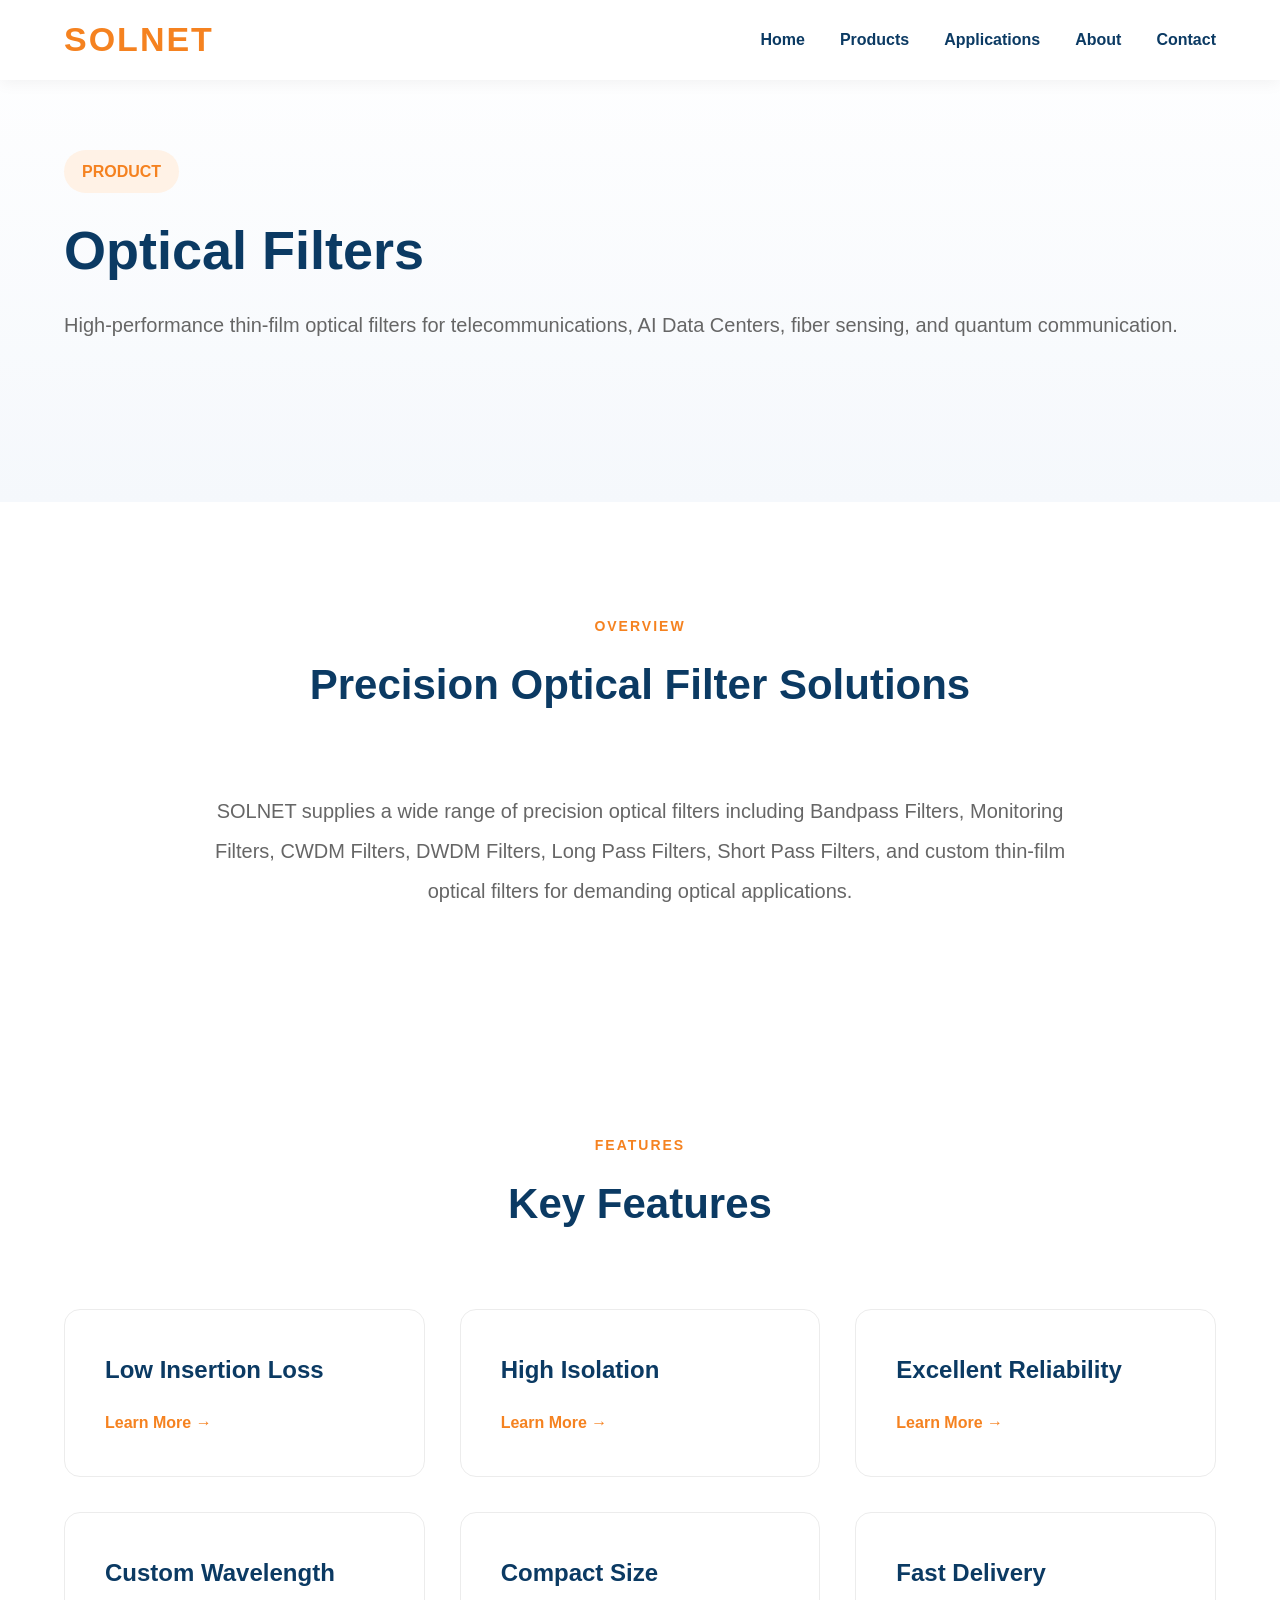
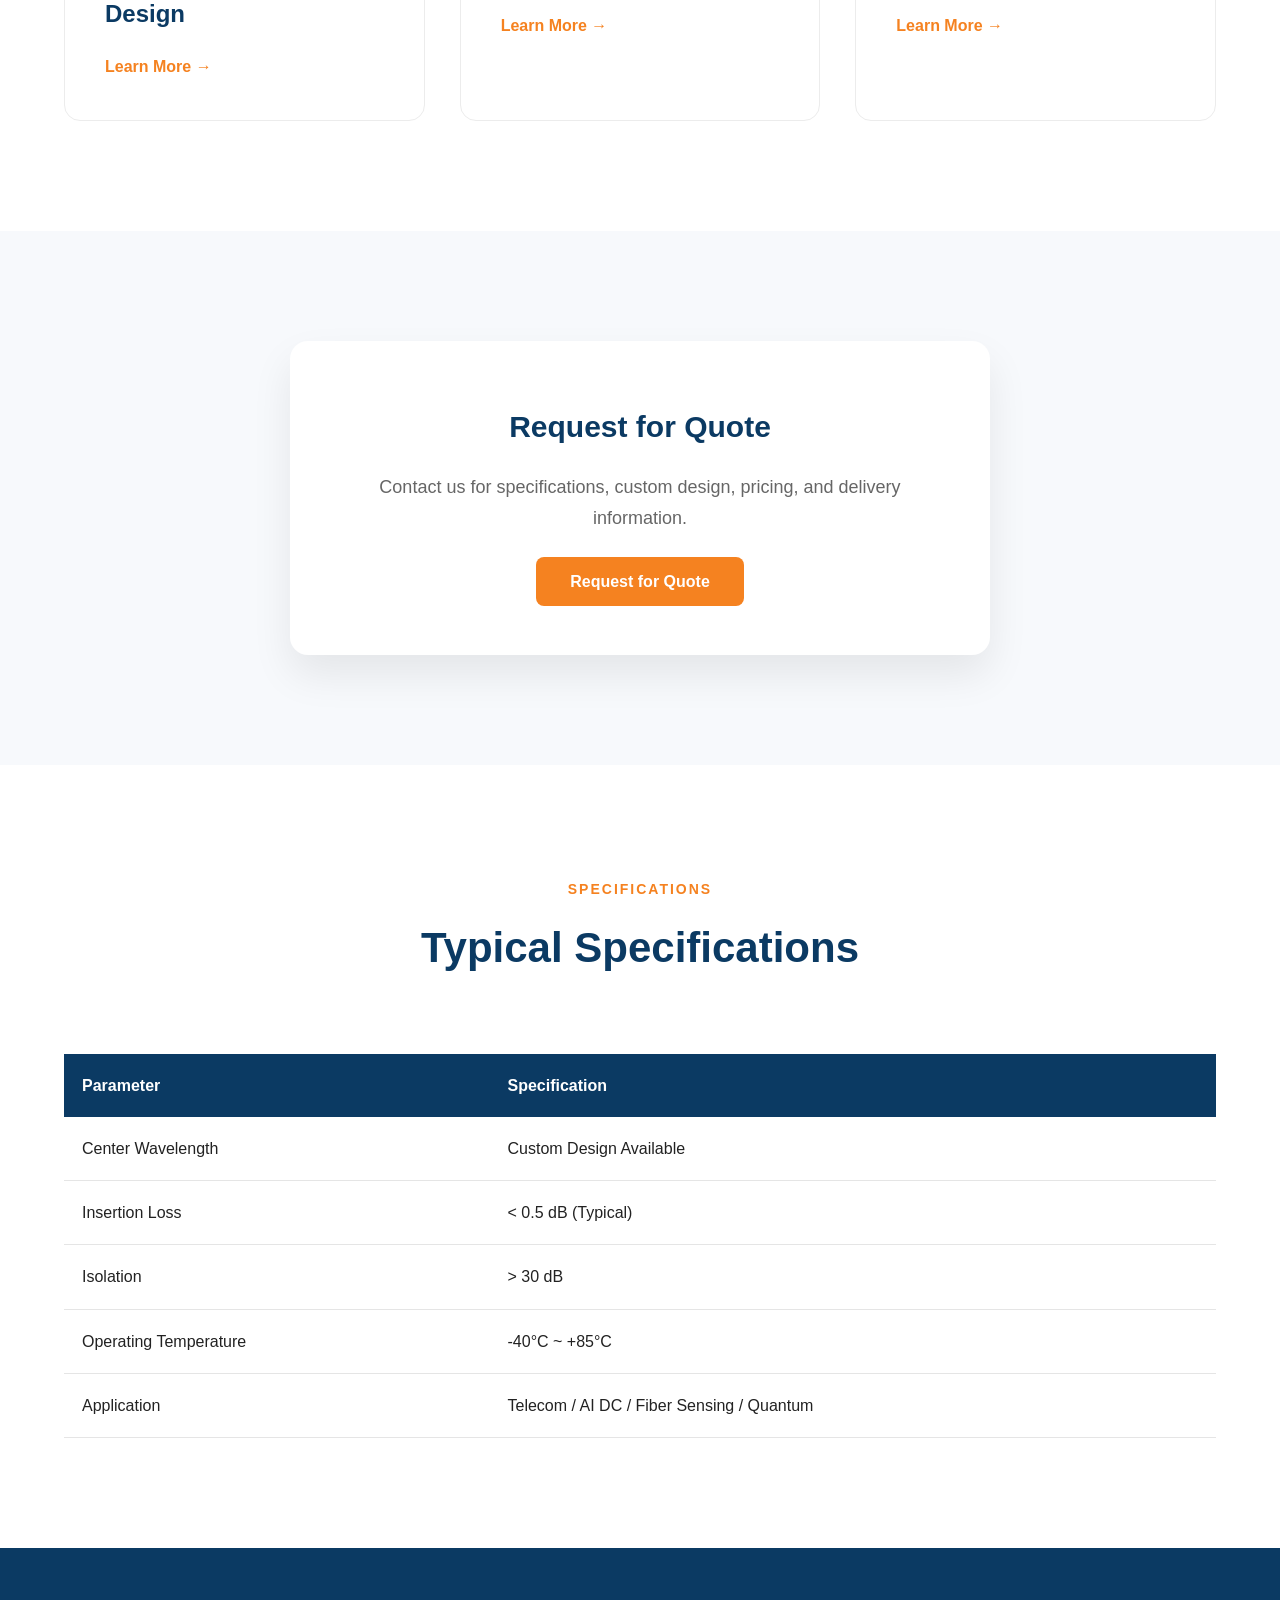
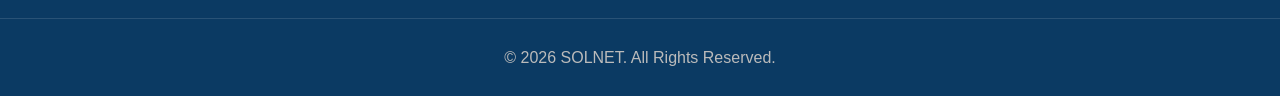
<file: products/optical-filter.html>
<!DOCTYPE html>
<html lang="en">

<head>

<meta charset="UTF-8">

<meta name="viewport" content="width=device-width, initial-scale=1.0">

<title>Optical Filters | SOLNET</title>

<meta name="description" content="High-performance optical filters for telecommunications, AI Data Centers, Fiber Sensing and Quantum Communication.">

<link rel="stylesheet" href="../css/style.css">

</head>

<body>

<header class="header">

    <div class="container">

        <div class="logo">
            SOLNET
        </div>

        <nav>

            <ul>

                <li><a href="../index.html">Home</a></li>

                <li><a href="../index.html#products">Products</a></li>

                <li><a href="../index.html#applications">Applications</a></li>

                <li><a href="../index.html#about">About</a></li>

                <li><a href="../index.html#contact">Contact</a></li>

            </ul>

        </nav>

    </div>

</header>

<section class="hero">

    <div class="container">

        <span class="hero-tag">
            PRODUCT
        </span>

        <h1>Optical Filters</h1>

        <p>

            High-performance thin-film optical filters
            for telecommunications,
            AI Data Centers,
            fiber sensing,
            and quantum communication.

        </p>

    </div>

</section>

<section class="about">

    <div class="container">

        <div class="section-title">

            <span>OVERVIEW</span>

            <h2>Precision Optical Filter Solutions</h2>

        </div>

        <p class="about-text">

            SOLNET supplies a wide range of precision optical filters
            including Bandpass Filters,
            Monitoring Filters,
            CWDM Filters,
            DWDM Filters,
            Long Pass Filters,
            Short Pass Filters,
            and custom thin-film optical filters
            for demanding optical applications.

        </p>

    </div>

</section>

<section class="products">

    <div class="container">

        <div class="section-title">

            <span>FEATURES</span>

            <h2>Key Features</h2>

        </div>

        <div class="product-grid">

            <div class="product-card">
                <h3>Low Insertion Loss</h3>
            </div>

            <div class="product-card">
                <h3>High Isolation</h3>
            </div>

            <div class="product-card">
                <h3>Excellent Reliability</h3>
            </div>

            <div class="product-card">
                <h3>Custom Wavelength Design</h3>
            </div>

            <div class="product-card">
                <h3>Compact Size</h3>
            </div>

            <div class="product-card">
                <h3>Fast Delivery</h3>
            </div>

        </div>

    </div>

</section>

<section class="contact">

    <div class="container">

        <div class="contact-box">

            <h3>Request for Quote</h3>

            <p>

                Contact us for specifications,
                custom design,
                pricing,
                and delivery information.

            </p>

            <a href="mailto:sales@solnetinc.com?subject=RFQ - Optical Filters"
               class="btn-orange">

                Request for Quote

            </a>

        </div>

    </div>

</section>
<section class="products">

    <div class="container">

        <div class="section-title">

            <span>SPECIFICATIONS</span>

            <h2>Typical Specifications</h2>

        </div>

        <table class="spec-table">

            <tr>
                <th>Parameter</th>
                <th>Specification</th>
            </tr>

            <tr>
                <td>Center Wavelength</td>
                <td>Custom Design Available</td>
            </tr>

            <tr>
                <td>Insertion Loss</td>
                <td>&lt; 0.5 dB (Typical)</td>
            </tr>

            <tr>
                <td>Isolation</td>
                <td>&gt; 30 dB</td>
            </tr>

            <tr>
                <td>Operating Temperature</td>
                <td>-40°C ~ +85°C</td>
            </tr>

            <tr>
                <td>Application</td>
                <td>Telecom / AI DC / Fiber Sensing / Quantum</td>
            </tr>

        </table>

    </div>

</section>
<footer>

    <div class="copyright">

        © 2026 SOLNET. All Rights Reserved.

    </div>

</footer>

</body>

</html>
</file>
<file: css/style.css>
/* ===========================
   SOLNET Website V2.0
=========================== */

*{
    margin:0;
    padding:0;
    box-sizing:border-box;
}

html{
    scroll-behavior:smooth;
}

body{

    font-family:Arial, Helvetica, sans-serif;

    color:#222;

    background:#fff;

    line-height:1.7;

}

img{

    max-width:100%;
    display:block;

}

a{

    text-decoration:none;

}

ul{

    list-style:none;

}

.container{

    width:90%;
    max-width:1200px;

    margin:auto;

}

/* ===========================
Header
=========================== */

.header{

    position:fixed;

    top:0;

    left:0;

    width:100%;

    z-index:999;

    background:rgba(255,255,255,.95);

    backdrop-filter:blur(10px);

    box-shadow:0 3px 15px rgba(0,0,0,.05);

}

.header .container{

    display:flex;

    justify-content:space-between;

    align-items:center;

    height:80px;

}

.logo{

    font-size:34px;

    font-weight:700;

    color:#F58220;

    letter-spacing:2px;

}

nav ul{

    display:flex;

    gap:35px;

}

nav a{

    color:#0B3A63;

    font-weight:600;

    transition:.3s;

}

nav a:hover{

    color:#F58220;

}

/* ===========================
Hero
=========================== */

.hero{

    padding-top:150px;

    padding-bottom:120px;

    background:linear-gradient(180deg,#ffffff,#f5f8fc);

}

.hero-container{

    display:grid;

    grid-template-columns:1fr 1fr;

    gap:80px;

    align-items:center;

}

.hero-tag{

    display:inline-block;

    padding:8px 18px;

    border-radius:30px;

    background:#FFF2E6;

    color:#F58220;

    font-weight:bold;

    margin-bottom:25px;

}

.hero h1{

    font-size:54px;

    color:#0B3A63;

    line-height:1.2;

    margin-bottom:25px;

}

.hero p{

    font-size:20px;

    color:#666;

    margin-bottom:40px;

}

.hero-buttons{

    display:flex;

    gap:20px;

}

.btn-orange{

    background:#F58220;

    color:#fff;

    padding:16px 34px;

    border-radius:8px;

    font-weight:600;

    transition:.3s;

}

.btn-orange:hover{

    background:#db6d10;

}

.btn-outline{

    border:2px solid #F58220;

    color:#F58220;

    padding:16px 34px;

    border-radius:8px;

    font-weight:600;

    transition:.3s;

}

.btn-outline:hover{

    background:#F58220;

    color:#fff;

}

/* ===========================
Hero Network
=========================== */

.hero-network{

    position:relative;

    width:420px;

    height:420px;

    margin:auto;

}

.circle{

    position:absolute;

    width:18px;

    height:18px;

    background:#F58220;

    border-radius:50%;

    box-shadow:0 0 25px rgba(245,130,32,.6);

    animation:pulse 2.5s infinite;

}

.c1{top:40px;left:190px;}
.c2{top:150px;left:40px;}
.c3{top:150px;right:40px;}
.c4{bottom:60px;left:90px;}
.c5{bottom:30px;right:110px;}

.beam{

    position:absolute;

    height:3px;

    background:#0B3A63;

    transform-origin:left center;

}

.b1{
    width:165px;
    top:50px;
    left:195px;
    transform:rotate(145deg);
}

.b2{
    width:165px;
    top:50px;
    left:195px;
    transform:rotate(35deg);
}

.b3{
    width:145px;
    top:165px;
    left:55px;
    transform:rotate(35deg);
}

.b4{
    width:145px;
    top:165px;
    left:220px;
    transform:rotate(145deg);
}

@keyframes pulse{

    0%{
        transform:scale(1);
    }

    50%{
        transform:scale(1.35);
    }

    100%{
        transform:scale(1);
    }

}/* ===================================
   PRODUCTS
=================================== */

.products{
    padding:110px 0;
    background:#ffffff;
}

.section-title{
    text-align:center;
    margin-bottom:70px;
}

.section-title span{
    color:#F58220;
    font-weight:700;
    letter-spacing:2px;
    font-size:14px;
}

.section-title h2{
    margin-top:10px;
    font-size:42px;
    color:#0B3A63;
}

.section-title p{
    margin-top:15px;
    color:#666;
    font-size:18px;
}

.product-grid{

    display:grid;

    grid-template-columns:repeat(3,1fr);

    gap:35px;

}

.product-card{

    background:#fff;

    border-radius:16px;

    padding:40px;

    border:1px solid #ececec;

    transition:.35s;

    cursor:pointer;

}

.product-card:hover{

    transform:translateY(-10px);

    border-color:#F58220;

    box-shadow:0 20px 40px rgba(0,0,0,.08);

}

.product-card h3{

    color:#0B3A63;

    font-size:24px;

    margin-bottom:18px;

}

.product-card p{

    color:#666;

    margin-bottom:25px;

}

.product-card::after{

    content:"Learn More →";

    color:#F58220;

    font-weight:600;

}

/* ===================================
   APPLICATIONS
=================================== */

.applications{

    background:#f7f9fc;

    padding:110px 0;

}

.application-grid{

    display:grid;

    grid-template-columns:repeat(4,1fr);

    gap:25px;

}

.application-card{

    background:white;

    padding:55px 25px;

    border-radius:16px;

    text-align:center;

    transition:.35s;

    border:1px solid #ececec;

}

.application-card:hover{

    background:#F58220;

    color:white;

    transform:translateY(-8px);

}

.application-card h3{

    font-size:22px;

}/* ===================================
   ABOUT
=================================== */

.about{

    padding:110px 0;

    background:white;

}

.about-text{

    max-width:900px;

    margin:0 auto;

    text-align:center;

    font-size:20px;

    line-height:2;

    color:#666;

}

/* ===================================
   CONTACT
=================================== */

.contact{

    background:#f7f9fc;

    padding:110px 0;

}

.contact-box{

    max-width:700px;

    margin:0 auto;

    background:white;

    border-radius:18px;

    padding:60px;

    text-align:center;

    box-shadow:0 20px 40px rgba(0,0,0,.08);

}

.contact-box h3{

    font-size:30px;

    color:#0B3A63;

    margin-bottom:20px;

}

.contact-box p{

    color:#666;

    margin-bottom:35px;

    font-size:18px;

}

/* ===================================
   FOOTER
=================================== */

footer{

    background:#0B3A63;

    color:white;

    padding-top:70px;

}

.footer-grid{

    display:grid;

    grid-template-columns:2fr 1fr 1fr;

    gap:60px;

    padding-bottom:50px;

}

.footer-grid h2{

    color:#F58220;

    margin-bottom:20px;

}

.footer-grid h3{

    margin-bottom:20px;

}

.footer-grid p{

    color:#d8d8d8;

    line-height:1.8;

}

.footer-grid ul li{

    margin-bottom:12px;

}

.footer-grid a{

    color:#d8d8d8;

    transition:.3s;

}

.footer-grid a:hover{

    color:#F58220;

}

.copyright{

    border-top:1px solid rgba(255,255,255,.12);

    text-align:center;

    padding:25px;

    color:#bbb;

}

/* ===================================
   RESPONSIVE
=================================== */

@media(max-width:992px){

.hero-container{

grid-template-columns:1fr;

text-align:center;

}

.hero-network{

margin-top:40px;

}

.product-grid{

grid-template-columns:repeat(2,1fr);

}

.application-grid{

grid-template-columns:repeat(2,1fr);

}

.footer-grid{

grid-template-columns:1fr;

text-align:center;

}

}

@media(max-width:768px){

.hero h1{

font-size:38px;

}

.hero p{

font-size:17px;

}

.hero-buttons{

flex-direction:column;

}

.product-grid{

grid-template-columns:1fr;

}

.application-grid{

grid-template-columns:1fr;

}

nav{

display:none;

}

.hero-network{

width:300px;

height:300px;

}

}.product-card img{

    width:100%;

    height:180px;

    object-fit:cover;

    border-radius:12px;

    margin-bottom:25px;

    transition:.4s;

}

.product-card:hover img{

    transform:scale(1.05);

}/* ===================================
   WHY SOLNET
=================================== */

.why-solnet{

    padding:110px 0;

    background:white;

}

.why-grid{

    display:grid;

    grid-template-columns:repeat(4,1fr);

    gap:30px;

}

.why-card{

    padding:40px;

    border-radius:16px;

    border:1px solid #ececec;

    text-align:center;

    transition:.3s;

    background:#fff;

}

.why-card:hover{

    transform:translateY(-10px);

    box-shadow:0 20px 40px rgba(0,0,0,.08);

    border-color:#F58220;

}

.why-card h3{

    color:#0B3A63;

    margin-bottom:15px;

}

.why-card p{

    color:#666;

}

@media(max-width:992px){

    .why-grid{

        grid-template-columns:repeat(2,1fr);

    }

}

@media(max-width:768px){

    .why-grid{

        grid-template-columns:1fr;

    }

}/* Product Button */

.product-btn{

    display:inline-block;

    margin-top:15px;

    padding:12px 24px;

    background:#F58220;

    color:white;

    border-radius:8px;

    font-weight:600;

    transition:.3s;

}

.product-btn:hover{

    background:#db6d10;

}/* ===========================
   Statistics
=========================== */

.stats{

    background:#0B3A63;

    padding:80px 0;

}

.stats .container{

    display:grid;

    grid-template-columns:repeat(4,1fr);

    text-align:center;

}

.stat-item h2{

    color:#F58220;

    font-size:52px;

    margin-bottom:10px;

}

.stat-item p{

    color:white;

    font-size:18px;

}/* ===========================
   Specification Table
=========================== */

.spec-table{

    width:100%;

    border-collapse:collapse;

    margin-top:40px;

    background:white;

}

.spec-table th{

    background:#0B3A63;

    color:white;

    padding:18px;

    text-align:left;

}

.spec-table td{

    padding:18px;

    border-bottom:1px solid #e5e5e5;

}

.spec-table tr:hover{

    background:#f8f8f8;

}/* ===============================
   Feature Bar
================================ */

.feature-bar{

    background:#0B3A63;

    color:white;

    padding:18px 0;

}

.feature-bar .container{

    display:grid;

    grid-template-columns:repeat(4,1fr);

    text-align:center;

    gap:20px;

    font-weight:600;

}

@media(max-width:768px){

.feature-bar .container{

grid-template-columns:1fr 1fr;

}

}
</file>
